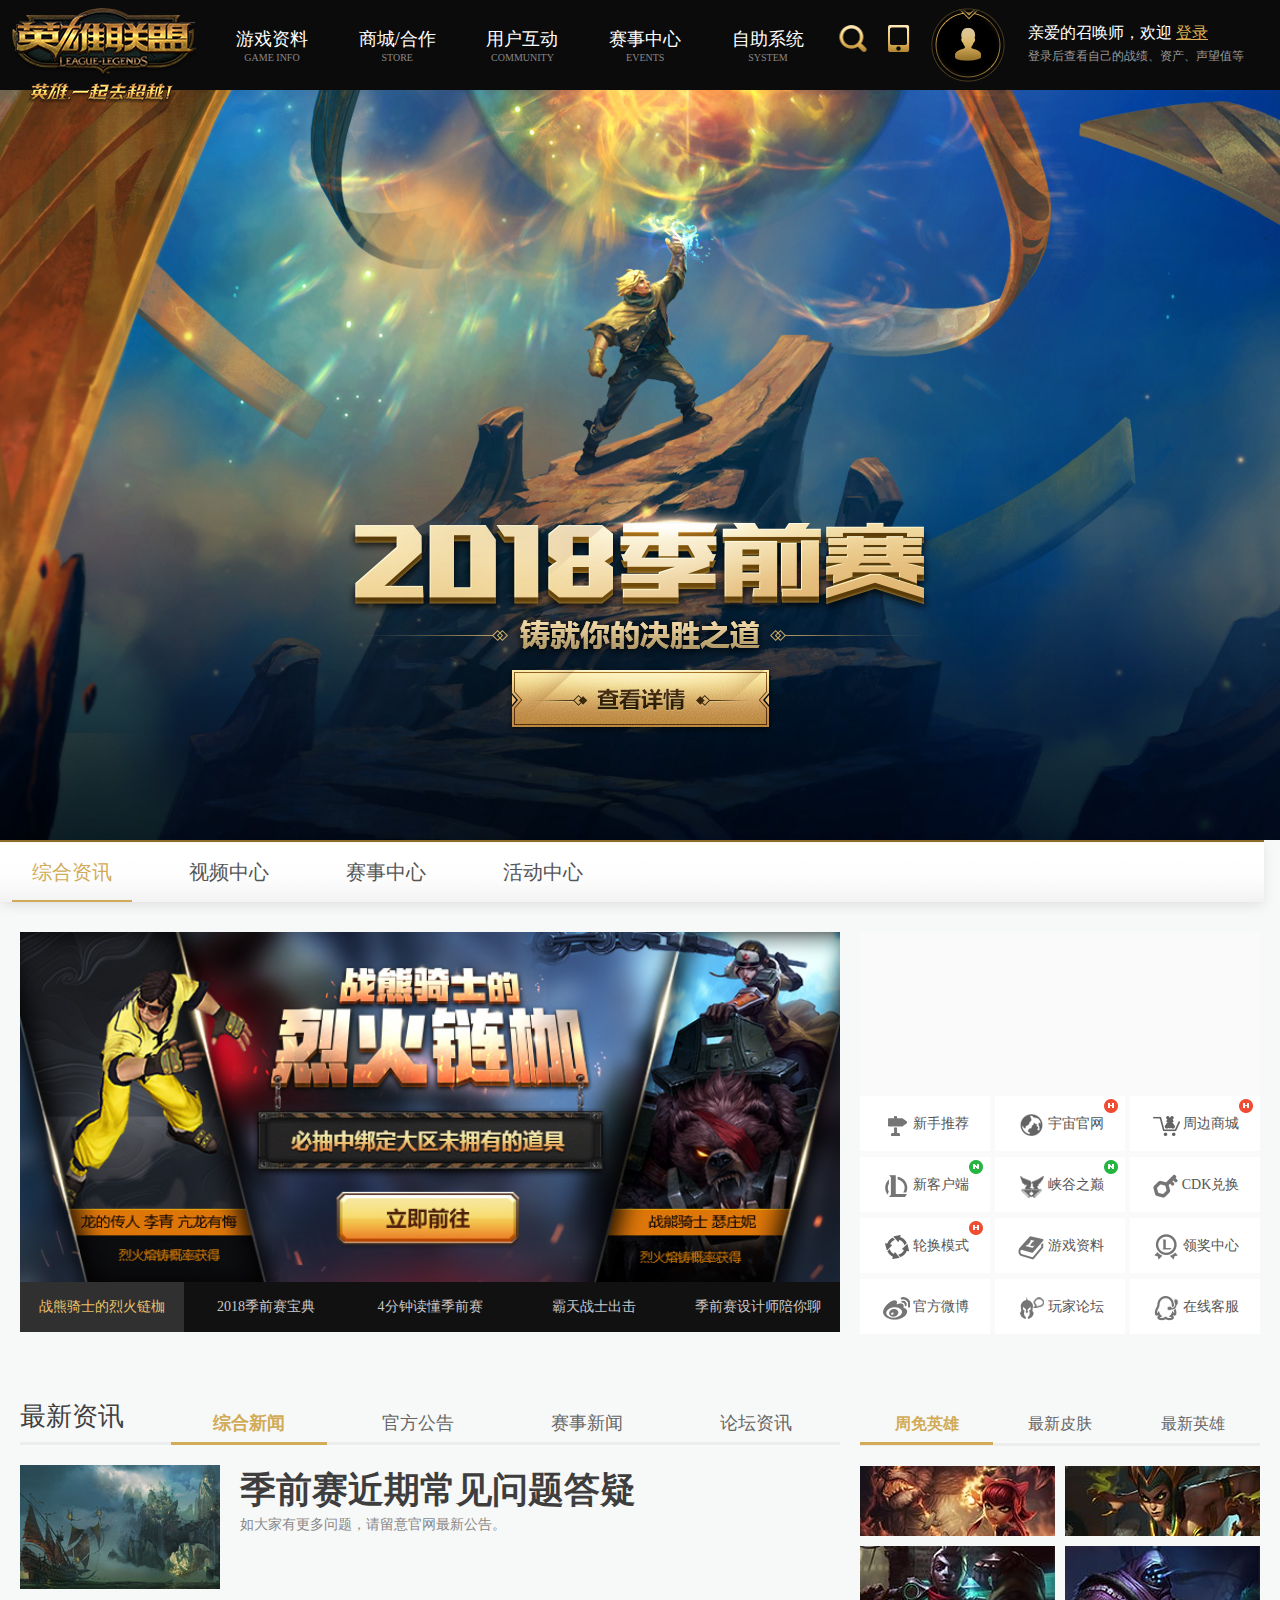
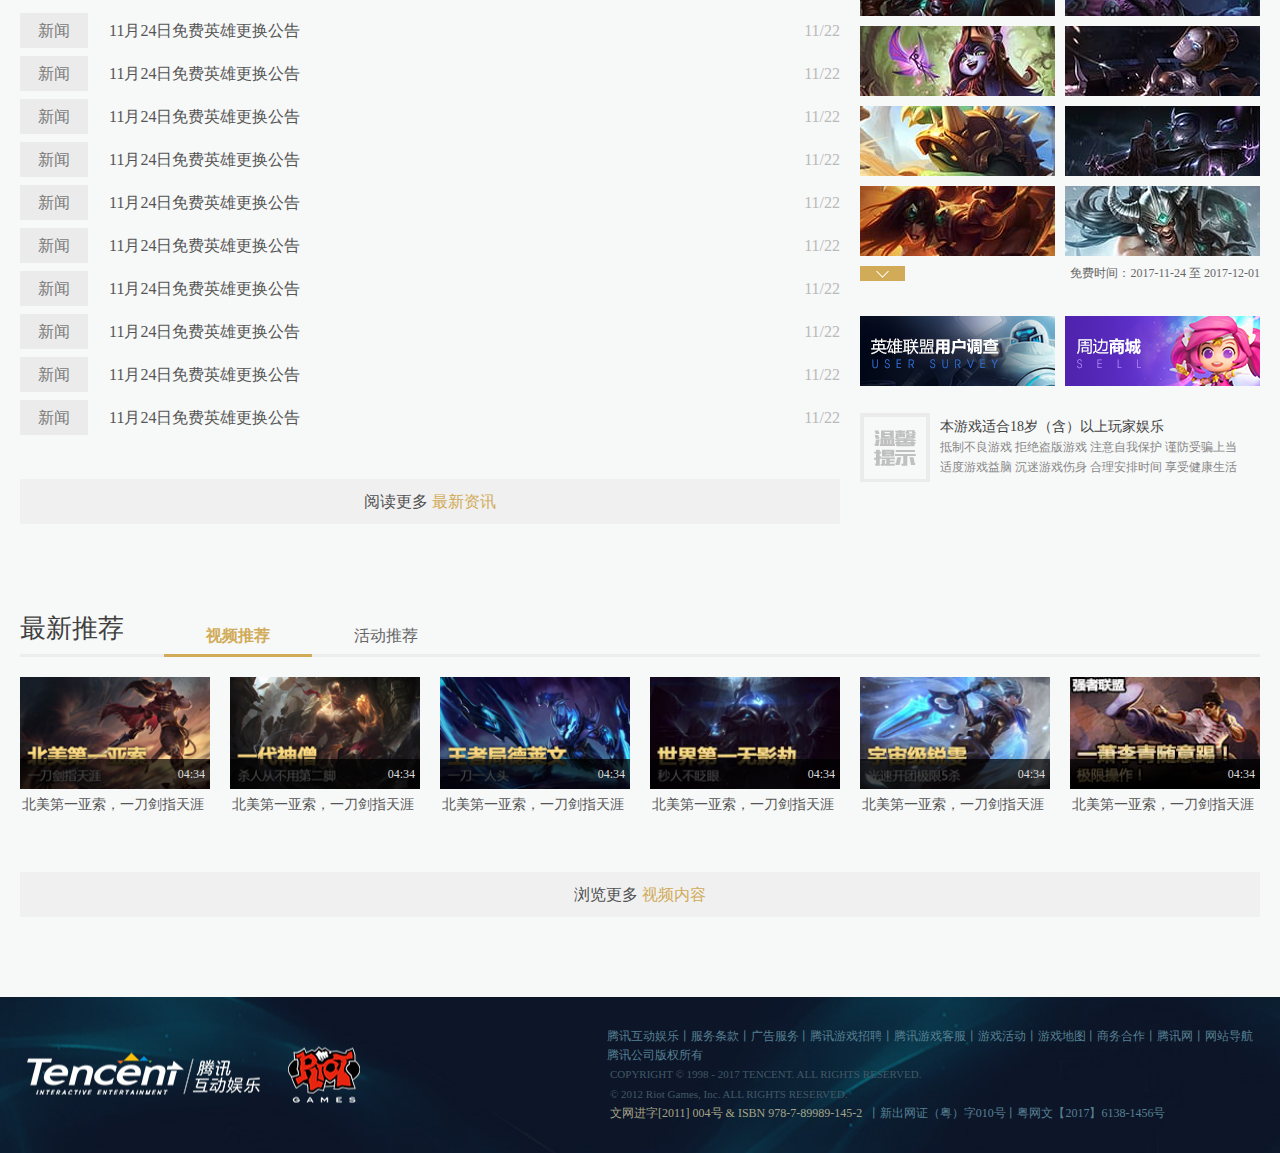
<file: index.html>
<!DOCTYPE html>
<html lang="en">

<head>
    <meta charset="UTF-8">
    <meta name="viewport" content="width=device-width, initial-scale=1.0">
    <meta http-equiv="X-UA-Compatible" content="ie=edge">
    <link rel="stylesheet" href="./css/index.css">
    <title>英雄联盟全新官方网站-腾讯游戏</title>
</head>
<body>
    <header>
        <div class="top">
            <div class="log"></div>
            <ul id="top-nav" class="nav">
                <li>
                    <a href="#">游戏资料
                        <span>GAME INFO</span>
                    </a>
                </li>
                <li>
                    <a href="#">商城/合作
                        <span>STORE</span>
                    </a>
                </li>
                <li>
                    <a href="#">用户互动
                        <span>COMMUNITY</span>
                    </a>
                </li>
                <li>
                    <a href="#">赛事中心
                        <span>EVENTS</span>
                    </a>
                </li>
                <li>
                    <a href="#">自助系统
                        <span>SYSTEM</span>
                    </a>
                </li>
            </ul>

            <ul class="sub-nav">

            </ul>
            <span class="icon search"></span>
            <a href="#" class="icon app" title="前往掌上英雄联盟官网"></a>
            <div id="login" class="login">
                <div class="avatar fixbox">
                    <span></span>
                    <img src="./images/default.png" alt="">
                </div>
                <p>亲爱的召唤师，欢迎
                    <em>登录</em>
                    <span>登录后查看自己的战绩、资产、声望值等</span>
                </p>
                <div id="down-login" class="down-login hide">
                    <p>登录并且绑定大区后才可查看您的具体信息哦~（包括战绩、资产、声望值等）</p>
                    <a href="#">进入个人中心</a>
                </div>
            </div>
        </div>
        <ul id="down-nav" class="down-nav hide">
            <li>
                <a href="#">新手指引</a>
                <a href="#">
                    <i class="icon icon-hot"></i>资料库</a>
                <a href="#">攻略中心</a>
                <a href="#">模式实验室</a>
                <a href="#">海克斯战利品库</a>
                <a href="#">屏保下载</a>
                <a href="#">
                    <i class="icon icon-new"></i>宇宙官网</a>
            </li>
            <li>
                <a href="#">点券充值</a>
                <a href="#">道聚城</a>
                <a href="#">
                    <i class="icon icon-hot"></i>周边商城</a>
                <a href="#">LOL桌游</a>
                <a href="#">LOL信用卡</a>
                <a href="#">网吧特权</a>
            </li>
            <li>
                <a href="#">在线客服</a>
                <a href="#">视频中心</a>
                <a href="#">官方论坛</a>
                <a href="#">官方微信</a>
                <a href="#">官方微博</a>
            </li>
            <li>
                <a href="#">
                    <i class="icon icon-new"></i>全球总决赛</a>
                <a href="#">
                    <i class="icon icon-hot"></i>LPL职业联赛</a>
                <a href="#">德玛西亚杯</a>
                <a href="#">城市争霸赛</a>
                <a href="#">高校联赛</a>
                <a href="#">LDL发展联赛</a>
                <a href="#">高校自发赛</a>
            </li>
            <li>
                <a href="#">点亮图标</a>
                <a href="#">
                    <i class="icon icon-hot"></i>封号查询</a>
                <a href="#">体验服申请</a>
                <a href="#">回放系统</a>
                <a href="#">服务器状态查询</a>
                <a href="#">裁决之镰</a>
                <a href="#">
                    <i class="icon icon-new"></i>峡谷之巅</a>
            </li>
        </ul>
    </header>
    <section>
        <div class="menu tab">
            <ul class="menu-title tab-header">
                <li class="cur">综合资讯</li>
                <li>视频中心</li>
                <li>赛事中心</li>
                <li>活动中心</li>
            </ul>
            <ul class="content-warp tab-container">
                <li class="about-content comprehensive active">
                    <div class="side-banner">
                        <div id="side-banner-img" class="side-banner-img">
                            <img src="./images/b_1.jpg" alt="">
                            <img src="./images/b_2.jpg" alt="">
                            <img src="./images/b_3.jpg" alt="">
                            <img src="./images/b_4.jpg" alt="">
                            <img src="./images/b_5.jpg" alt="">
                        </div>
                        <div id="side-banner-tab" class="side-banner-tab">
                            <span class="cur">战熊骑士的烈火链枷</span>
                            <span>2018季前赛宝典</span>
                            <span>4分钟读懂季前赛</span>
                            <span>霸天战士出击</span>
                            <span>季前赛设计师陪你聊</span>
                        </div>
                    </div>
                    <div class="side-nav">
                        <div class="down-game">
                            <a href="#">
                                <video class="side-down-video" autoplay="" loop="">
                                    <source src="http://ossweb-img.qq.com/images/lol/v2/down.mp4" type="video/mp4">
                                </video>
                            </a>
                        </div>
                        <ul class="side-menu">
                            <li>
                                <a href="#">
                                    <i class="icon icon-guide"></i>新手推荐</a>
                            </li>
                            <li>
                                <a href="#">
                                    <i class="icon icon-cosmos"></i>宇宙官网
                                    <span class="icon icon-hot"></span>
                                </a>
                            </li>
                            <li>
                                <a href="#">
                                    <i class="icon icon-mall"></i>周边商城
                                    <span class="icon icon-hot"></span>
                                </a>
                            </li>
                            <li>
                                <a href="#">
                                    <i class="icon icon-client"></i>新客户端
                                    <span class="icon icon-new"></span>
                                </a>
                            </li>
                            <li>
                                <a href="#">
                                    <i class="icon icon-canyon"></i>峡谷之巅
                                    <span class="icon icon-new"></span>
                                </a>
                            </li>
                            <li>
                                <a href="#">
                                    <i class="icon icon-CDK"></i>CDK兑换</a>
                            </li>
                            <li>
                                <a href="#">
                                    <i class="icon icon-model"></i>轮换模式
                                    <span class="icon icon-hot"></span>
                                </a>
                            </li>
                            <li>
                                <a href="#">
                                    <i class="icon icon-gameData"></i>游戏资料</a>
                            </li>
                            <li>
                                <a href="#">
                                    <i class="icon icon-prize"></i>领奖中心</a>
                            </li>
                            <li>
                                <a href="#">
                                    <i class="icon icon-microblog"></i>官方微博</a>
                            </li>
                            <li>
                                <a href="#">
                                    <i class="icon icon-forum"></i>玩家论坛</a>
                            </li>
                            <li>
                                <a href="#">
                                    <i class="icon icon-server"></i>在线客服</a>
                            </li>
                        </ul>
                    </div>
                </li>
                <li class="about-content video-center">2</li>
                <li class="about-content game-center">3</li>
                <li class="about-content activity-center">4</li>
            </ul>
        </div>
    </section>
    <section id="information">
        <div class="news tab">
            <div class="public-heading">
                <h1 class="public-title">最新资讯</h1>
                <ul class="news-tab tab-header">
                    <li class="cur">综合新闻</li>
                    <li>官方公告</li>
                    <li>赛事新闻</li>
                    <li>论坛资讯</li>
                </ul>
            </div>
            <ul class="news-content tab-container">
                <li class="active">
                    <ul class="synthesize">
                        <li>
                            <a href="#">
                                <img src="./images/pic-news7.jpg" alt="">
                                <h2>季前赛近期常见问题答疑</h2>
                                <p>如大家有更多问题，请留意官网最新公告。</p>
                            </a>
                        </li>
                        <li>
                            <a href="#">
                                <span>新闻</span>
                                <p>11月24日免费英雄更换公告</p>
                                <i>11/22</i>
                            </a>
                        </li>
                        <li>
                            <a href="#">
                                <span>新闻</span>
                                <p>11月24日免费英雄更换公告</p>
                                <i>11/22</i>
                            </a>
                        </li>
                        <li>
                            <a href="#">
                                <span>新闻</span>
                                <p>11月24日免费英雄更换公告</p>
                                <i>11/22</i>
                            </a>
                        </li>
                        <li>
                            <a href="#">
                                <span>新闻</span>
                                <p>11月24日免费英雄更换公告</p>
                                <i>11/22</i>
                            </a>
                        </li>
                        <li>
                            <a href="#">
                                <span>新闻</span>
                                <p>11月24日免费英雄更换公告</p>
                                <i>11/22</i>
                            </a>
                        </li>
                        <li>
                            <a href="#">
                                <span>新闻</span>
                                <p>11月24日免费英雄更换公告</p>
                                <i>11/22</i>
                            </a>
                        </li>
                        <li>
                            <a href="#">
                                <span>新闻</span>
                                <p>11月24日免费英雄更换公告</p>
                                <i>11/22</i>
                            </a>
                        </li>
                        <li>
                            <a href="#">
                                <span>新闻</span>
                                <p>11月24日免费英雄更换公告</p>
                                <i>11/22</i>
                            </a>
                        </li>
                        <li>
                            <a href="#">
                                <span>新闻</span>
                                <p>11月24日免费英雄更换公告</p>
                                <i>11/22</i>
                            </a>
                        </li>
                        <li>
                            <a href="#">
                                <span>新闻</span>
                                <p>11月24日免费英雄更换公告</p>
                                <i>11/22</i>
                            </a>
                        </li>
                        <a class="more">阅读更多
                            <span>最新资讯</span>
                        </a>
                    </ul>
                </li>
                <li>
                    <ul class="synthesize">
                        <li>
                            <a href="#">
                                <img src="./images/pic-news7.jpg" alt="">
                                <h2>官方最新公告</h2>
                                <p>如大家有更多问题，请留意官网最新公告。</p>
                            </a>
                        </li>
                        <li>
                            <a href="#">
                                <span>公告</span>
                                <p>11月27日停机维护补偿奖励领取详细</p>
                                <i>11/26</i>
                            </a>
                        </li>
                        <li>
                            <a href="#">
                                <span>公告</span>
                                <p>11月27日停机维护补偿奖励领取详细</p>
                                <i>11/26</i>
                            </a>
                        </li>
                        <li>
                            <a href="#">
                                <span>公告</span>
                                <p>11月27日停机维护补偿奖励领取详细</p>
                                <i>11/26</i>
                            </a>
                        </li>
                        <li>
                            <a href="#">
                                <span>公告</span>
                                <p>11月27日停机维护补偿奖励领取详细</p>
                                <i>11/26</i>
                            </a>
                        </li>
                        <li>
                            <a href="#">
                                <span>公告</span>
                                <p>11月27日停机维护补偿奖励领取详细</p>
                                <i>11/26</i>
                            </a>
                        </li>
                        <li>
                            <a href="#">
                                <span>公告</span>
                                <p>11月27日停机维护补偿奖励领取详细</p>
                                <i>11/26</i>
                            </a>
                        </li>
                        <li>
                            <a href="#">
                                <span>公告</span>
                                <p>11月27日停机维护补偿奖励领取详细</p>
                                <i>11/26</i>
                            </a>
                        </li>
                        <li>
                            <a href="#">
                                <span>公告</span>
                                <p>11月27日停机维护补偿奖励领取详细</p>
                                <i>11/26</i>
                            </a>
                        </li>
                        <li>
                            <a href="#">
                                <span>公告</span>
                                <p>11月27日停机维护补偿奖励领取详细</p>
                                <i>11/26</i>
                            </a>
                        </li>
                        <li>
                            <a href="#">
                                <span>公告</span>
                                <p>11月27日停机维护补偿奖励领取详细</p>
                                <i>11/26</i>
                            </a>
                        </li>
                        <a class="more">阅读更多
                            <span>最新资讯</span>
                        </a>
                    </ul>
                </li>
                <li>
                    <ul class="synthesize">
                        <li>
                            <a href="#">
                                <img src="./images/pic-news7.jpg" alt="">
                                <h2>宿命对决 WE交锋IG点燃LPL五周年</h2>
                            </a>
                        </li>
                        <li>
                            <a href="#">
                                <span>赛事</span>
                                <p>新军RW豪取八连胜 谁能阻挡侠盗勇士</p>
                                <i>03/30</i>
                            </a>
                        </li>
                        <li>
                            <a href="#">
                                <span>赛事</span>
                                <p>新军RW豪取八连胜 谁能阻挡侠盗勇士</p>
                                <i>03/30</i>
                            </a>
                        </li>
                        <li>
                            <a href="#">
                                <span>赛事</span>
                                <p>新军RW豪取八连胜 谁能阻挡侠盗勇士</p>
                                <i>03/30</i>
                            </a>
                        </li>
                        <li>
                            <a href="#">
                                <span>赛事</span>
                                <p>新军RW豪取八连胜 谁能阻挡侠盗勇士</p>
                                <i>03/30</i>
                            </a>
                        </li>
                        <li>
                            <a href="#">
                                <span>赛事</span>
                                <p>新军RW豪取八连胜 谁能阻挡侠盗勇士</p>
                                <i>03/30</i>
                            </a>
                        </li>
                        <li>
                            <a href="#">
                                <span>赛事</span>
                                <p>新军RW豪取八连胜 谁能阻挡侠盗勇士</p>
                                <i>03/30</i>
                            </a>
                        </li>
                        <li>
                            <a href="#">
                                <span>赛事</span>
                                <p>新军RW豪取八连胜 谁能阻挡侠盗勇士</p>
                                <i>03/30</i>
                            </a>
                        </li>
                        <li>
                            <a href="#">
                                <span>赛事</span>
                                <p>新军RW豪取八连胜 谁能阻挡侠盗勇士</p>
                                <i>03/30</i>
                            </a>
                        </li>
                        <li>
                            <a href="#">
                                <span>赛事</span>
                                <p>新军RW豪取八连胜 谁能阻挡侠盗勇士</p>
                                <i>03/30</i>
                            </a>
                        </li>
                        <li>
                            <a href="#">
                                <span>赛事</span>
                                <p>新军RW豪取八连胜 谁能阻挡侠盗勇士</p>
                                <i>03/30</i>
                            </a>
                        </li>
                        <a class="more">阅读更多
                            <span>最新资讯</span>
                        </a>
                    </ul>
                </li>
                <li>
                    <ul class="synthesize">
                        <li>
                            <a href="#">
                                <img src="./images/pic-news7.jpg" alt="">
                                <h2>冠军杯赛新消息和符石</h2>
                                <p>本周的话题是关于符石碎片、冠军杯赛以及轮换游戏模式的。</p>
                            </a>
                        </li>
                        <li>
                            <a href="#">
                                <span>论坛</span>
                                <p>[讨论] LOL短视频团强力招募啦！</p>
                                <i>03/16</i>
                            </a>
                        </li>
                        <li>
                            <a href="#">
                                <span>论坛</span>
                                <p>[讨论] LOL短视频团强力招募啦！</p>
                                <i>03/16</i>
                            </a>
                        </li>
                        <li>
                            <a href="#">
                                <span>论坛</span>
                                <p>[讨论] LOL短视频团强力招募啦！</p>
                                <i>03/16</i>
                            </a>
                        </li>
                        <li>
                            <a href="#">
                                <span>论坛</span>
                                <p>[讨论] LOL短视频团强力招募啦！</p>
                                <i>03/16</i>
                            </a>
                        </li>
                        <li>
                            <a href="#">
                                <span>论坛</span>
                                <p>[讨论] LOL短视频团强力招募啦！</p>
                                <i>03/16</i>
                            </a>
                        </li>
                        <li>
                            <a href="#">
                                <span>论坛</span>
                                <p>[讨论] LOL短视频团强力招募啦！</p>
                                <i>03/16</i>
                            </a>
                        </li>
                        <li>
                            <a href="#">
                                <span>论坛</span>
                                <p>[讨论] LOL短视频团强力招募啦！</p>
                                <i>03/16</i>
                            </a>
                        </li>
                        <li>
                            <a href="#">
                                <span>论坛</span>
                                <p>[讨论] LOL短视频团强力招募啦！</p>
                                <i>03/16</i>
                            </a>
                        </li>
                        <li>
                            <a href="#">
                                <span>论坛</span>
                                <p>[讨论] LOL短视频团强力招募啦！</p>
                                <i>03/16</i>
                            </a>
                        </li>
                        <li>
                            <a href="#">
                                <span>论坛</span>
                                <p>[讨论] LOL短视频团强力招募啦！</p>
                                <i>03/16</i>
                            </a>
                        </li>
                        <a class="more">阅读更多
                            <span>最新资讯</span>
                        </a>
                    </ul>
                </li>
            </ul>
        </div>
        <div class="hero tab">
            <ul class="hero-title tab-header">
                <li class="cur">周免英雄</li>
                <li>最新皮肤</li>
                <li>最新英雄</li>
            </ul>
            <ul class="hero-content tab-container">
                <li class="free active">
                    <div class="free-list">
                        <a href="#">
                            <img src="./images/Annie.jpg" alt="">
                            <span>
                                <em>黑暗之女</em>
                            </span>
                        </a>
                        <a href="#">
                            <img src="./images/Cassiopeia.jpg" alt="">
                            <span>
                                <em>魔蛇之拥</em>
                            </span>
                        </a>
                        <a href="#">
                            <img src="./images/Ekko.jpg" alt="">
                            <span>
                                <em>时间刺客</em>
                            </span>
                        </a>
                        <a href="#">
                            <img src="./images/Jax.jpg" alt="">
                            <span>
                                <em>武器大师</em>
                            </span>
                        </a>
                        <a href="#">
                            <img src="./images/Lulu.jpg" alt="">
                            <span>
                                <em>仙灵女巫</em>
                            </span>
                        </a>
                        <a href="#">
                            <img src="./images/Orianna.jpg" alt="">
                            <span>
                                <em>发条魔灵</em>
                            </span>
                        </a>
                        <a href="#">
                            <img src="./images/Rammus.jpg" alt="">
                            <span>
                                <em>披甲龙龟</em>
                            </span>
                        </a>
                        <a href="#">
                            <img src="./images/Shen.jpg" alt="">
                            <span>
                                <em>暮光之眼</em>
                            </span>
                        </a>
                        <a href="#">
                            <img src="./images/Sivir.jpg" alt="">
                            <span>
                                <em>战争女神</em>
                            </span>
                        </a>
                        <a href="#">
                            <img src="./images/Tryndamere.jpg" alt="">
                            <span>
                                <em>蛮族之王</em>
                            </span>
                        </a>
                        <a href="#">
                            <img src="./images/Vayne.jpg" alt="">
                            <span>
                                <em>暗夜猎手</em>
                            </span>
                        </a>
                        <a href="#">
                            <img src="./images/Zed.jpg" alt="">
                            <span>
                                <em>影流之主</em>
                            </span>
                        </a>
                        <a href="#">
                            <img src="./images/Zilean.jpg" alt="">
                            <span>
                                <em>时光守护者</em>
                            </span>
                        </a>
                        <a href="#">
                            <img src="./images/Rumble.jpg" alt="">
                            <span>
                                <em>机械公敌</em>
                            </span>
                        </a>
                    </div>
                    <p class="hero-time">
                        <i class="">
                            <em class="icon icon-pulldown"></em>
                        </i>
                        <span>免费时间：2017-11-24 至 2017-12-01</span>
                    </p>
                </li>
                <li class="free">
                    <div class="free-list">
                        <a href="#">
                            <img src="./images/Sivir.jpg" alt="">
                            <span>
                                <em>战争女神</em>
                            </span>
                        </a>
                        <a href="#">
                            <img src="./images/Tryndamere.jpg" alt="">
                            <span>
                                <em>蛮族之王</em>
                            </span>
                        </a>
                        <a href="#">
                            <img src="./images/Vayne.jpg" alt="">
                            <span>
                                <em>暗夜猎手</em>
                            </span>
                        </a>
                        <a href="#">
                            <img src="./images/Zed.jpg" alt="">
                            <span>
                                <em>影流之主</em>
                            </span>
                        </a>
                        <a href="#">
                            <img src="./images/Zilean.jpg" alt="">
                            <span>
                                <em>时光守护者</em>
                            </span>
                        </a>
                        <a href="#">
                            <img src="./images/Rumble.jpg" alt="">
                            <span>
                                <em>机械公敌</em>
                            </span>
                        </a>
                        <a href="#">
                            <img src="./images/Annie.jpg" alt="">
                            <span>
                                <em>黑暗之女</em>
                            </span>
                        </a>
                        <a href="#">
                            <img src="./images/Cassiopeia.jpg" alt="">
                            <span>
                                <em>魔蛇之拥</em>
                            </span>
                        </a>
                        <a href="#">
                            <img src="./images/Ekko.jpg" alt="">
                            <span>
                                <em>时间刺客</em>
                            </span>
                        </a>
                        <a href="#">
                            <img src="./images/Jax.jpg" alt="">
                            <span>
                                <em>武器大师</em>
                            </span>
                        </a>
                        <a href="#">
                            <img src="./images/Lulu.jpg" alt="">
                            <span>
                                <em>仙灵女巫</em>
                            </span>
                        </a>
                    </div>
                </li>
                <li class="free">
                    <div class="free-list">
                        <a href="#">
                            <img src="./images/Lulu.jpg" alt="">
                            <span>
                                <em>仙灵女巫</em>
                            </span>
                        </a>
                        <a href="#">
                            <img src="./images/Orianna.jpg" alt="">
                            <span>
                                <em>发条魔灵</em>
                            </span>
                        </a>
                        <a href="#">
                            <img src="./images/Rammus.jpg" alt="">
                            <span>
                                <em>披甲龙龟</em>
                            </span>
                        </a>
                        <a href="#">
                            <img src="./images/Shen.jpg" alt="">
                            <span>
                                <em>暮光之眼</em>
                            </span>
                        </a>
                        <a href="#">
                            <img src="./images/Sivir.jpg" alt="">
                            <span>
                                <em>战争女神</em>
                            </span>
                        </a>
                        <a href="#">
                            <img src="./images/Tryndamere.jpg" alt="">
                            <span>
                                <em>蛮族之王</em>
                            </span>
                        </a>
                        <a href="#">
                            <img src="./images/Vayne.jpg" alt="">
                            <span>
                                <em>暗夜猎手</em>
                            </span>
                        </a>
                        <a href="#">
                            <img src="./images/Zed.jpg" alt="">
                            <span>
                                <em>影流之主</em>
                            </span>
                        </a>
                        <a href="#">
                            <img src="./images/Zilean.jpg" alt="">
                            <span>
                                <em>时光守护者</em>
                            </span>
                        </a>
                        <a href="#">
                            <img src="./images/Rumble.jpg" alt="">
                            <span>
                                <em>机械公敌</em>
                            </span>
                        </a>
                    </div>
                </li>
            </ul>
            <div class="server">
                <a href="#">
                    <img src="./images/pic-go-qt.jpg" alt="">
                </a>
                <a href="#">
                    <img src="./images/pic-go-mall.jpg" alt="">
                </a>
            </div>
            <div class="tips">
                <i class="icon icon-tips"></i>
                <h4>本游戏适合18岁（含）以上玩家娱乐</h4>
                <span>抵制不良游戏 拒绝盗版游戏 注意自我保护 谨防受骗上当
                    <br> 适度游戏益脑 沉迷游戏伤身 合理安排时间 享受健康生活</span>
            </div>
        </div>
    </section>
    <section id="commend" class="tab">
        <div class="public-heading">
            <h1 class="public-title">最新推荐</h1>
            <ul class="commend-tab tab-header">
                <li class="cur">视频推荐</li>
                <li>活动推荐</li>
            </ul>
        </div>
        <ul class="tab-container">
            <li class="active">
                <ul class="video-commend">
                    <li>
                        <img src="./images/1.jpg" alt="北美第一亚索，一刀剑指天涯">
                        <span>04:34</span>
                        <p>北美第一亚索，一刀剑指天涯</p>
                        <div class="video-play">
                            <img src="./images/bg-icon-v.png" alt="">
                        </div>
                    </li>
                    <li>
                        <img src="./images/2.jpg" alt="北美第一亚索，一刀剑指天涯">
                        <span>04:34</span>
                        <p>北美第一亚索，一刀剑指天涯</p>
                        <div class="video-play">
                            <img src="./images/bg-icon-v.png" alt="">
                        </div>
                    </li>
                    <li>
                        <img src="./images/3.jpg" alt="北美第一亚索，一刀剑指天涯">
                        <span>04:34</span>
                        <p>北美第一亚索，一刀剑指天涯</p>
                        <div class="video-play">
                            <img src="./images/bg-icon-v.png" alt="">
                        </div>
                    </li>
                    <li>
                        <img src="./images/4.jpg" alt="北美第一亚索，一刀剑指天涯">
                        <span>04:34</span>
                        <p>北美第一亚索，一刀剑指天涯</p>
                        <div class="video-play">
                            <img src="./images/bg-icon-v.png" alt="">
                        </div>
                    </li>
                    <li>
                        <img src="./images/5.jpg" alt="北美第一亚索，一刀剑指天涯">
                        <span>04:34</span>
                        <p>北美第一亚索，一刀剑指天涯</p>
                        <div class="video-play">
                            <img src="./images/bg-icon-v.png" alt="">
                        </div>
                    </li>
                    <li>
                        <img src="./images/6.jpg" alt="北美第一亚索，一刀剑指天涯">
                        <span>04:34</span>
                        <p>北美第一亚索，一刀剑指天涯</p>
                        <div class="video-play">
                            <img src="./images/bg-icon-v.png" alt="">
                        </div>
                    </li>
                </ul>
            </li>
            <li>
                <ul class="video-commend">
                    <li>
                        <img src="./images/5.jpg" alt="北美第一亚索，一刀剑指天涯">
                        <span>04:34</span>
                        <p>北美第一亚索，一刀剑指天涯</p>
                        <div class="video-play">
                            <img src="./images/bg-icon-v.png" alt="">
                        </div>
                    </li>
                    <li>
                        <img src="./images/6.jpg" alt="北美第一亚索，一刀剑指天涯">
                        <span>04:34</span>
                        <p>北美第一亚索，一刀剑指天涯</p>
                        <div class="video-play">
                            <img src="./images/bg-icon-v.png" alt="">
                        </div>
                    </li>
                    <li>
                        <img src="./images/1.jpg" alt="北美第一亚索，一刀剑指天涯">
                        <span>04:34</span>
                        <p>北美第一亚索，一刀剑指天涯</p>
                        <div class="video-play">
                            <img src="./images/bg-icon-v.png" alt="">
                        </div>
                    </li>
                    <li>
                        <img src="./images/2.jpg" alt="北美第一亚索，一刀剑指天涯">
                        <span>04:34</span>
                        <p>北美第一亚索，一刀剑指天涯</p>
                        <div class="video-play">
                            <img src="./images/bg-icon-v.png" alt="">
                        </div>
                    </li>
                    <li>
                        <img src="./images/3.jpg" alt="北美第一亚索，一刀剑指天涯">
                        <span>04:34</span>
                        <p>北美第一亚索，一刀剑指天涯</p>
                        <div class="video-play">
                            <img src="./images/bg-icon-v.png" alt="">
                        </div>
                    </li>
                    <li>
                        <img src="./images/4.jpg" alt="北美第一亚索，一刀剑指天涯">
                        <span>04:34</span>
                        <p>北美第一亚索，一刀剑指天涯</p>
                        <div class="video-play">
                            <img src="./images/bg-icon-v.png" alt="">
                        </div>
                    </li>
                </ul>
            </li>
        </ul>
        <a class="more">浏览更多
            <span>视频内容</span>
        </a>
    </section>
    <footer>
        <ul class="footer-inner">
            <li>
                <a href="#">腾讯互动娱乐</a>
                <a href="#">服务条款</a>
                <a href="#">广告服务</a>
                <a href="#">腾讯游戏招聘</a>
                <a href="#">腾讯游戏客服</a>
                <a href="#">游戏活动</a>
                <a href="#">游戏地图</a>
                <a href="#">商务合作</a>
                <a href="#">腾讯网</a>
                <a href="#">网站导航</a>
            </li>
            <li>
                <a href="#">腾讯公司版权所有</a>
            </li>
            <li>COPYRIGHT © 1998 - 2017 TENCENT. ALL RIGHTS RESERVED.</li>
            <li>© 2012 Riot Games, Inc. ALL RIGHTS RESERVED.</li>
            <li>
                <span>文网进字[2011] 004号 & ISBN 978-7-89989-145-2</span>
                <a>&nbsp;&nbsp;</a>
                <a href="#">新出网证（粤）字010号</a>
                <a href="">粤网文【2017】6138-1456号</a>
            </li>
        </ul>
    </footer>
    <script>
    
    </script>
    <script src="./js/Tab.js"></script>
    <script src="//code.jquery.com/jquery-1.9.1.min.js"></script>
    <script src="./js/index.js"></script>
    <script>
        // tab切换
        // $('.menu-title li').on('click',function(){
        //     var $cur = $(this);
        //     var idx = $cur.index();
        //     $cur.siblings().removeClass('cur');
        //     $cur.addClass('cur');

        //     $cur.parents('.menu').find('.about-content').removeClass('active');
        //     $cur.parents('.menu').find('.about-content').eq(idx).addClass('active');
        // })


        // 轮播
        var $imgCt = $('#side-banner-img');
        var $imgs = $('#side-banner-img img');
        var pageIndex = 0;
        var isAnimate = false;
        var $bullets = $('#side-banner-tab span');
        var imgCount = $imgs.length;
        var imgWidth = $imgs.width();
        $imgCt.append($imgs.first().clone())
        $imgCt.prepend($imgs.last().clone())

        $imgCt.width((imgCount+2) * imgWidth);
        $imgCt.css({left: -imgWidth})

        $bullets.click(function(){
            var index = $(this).index()
            if(index > pageIndex){
                playNext(index - pageIndex)
            }else if(index < pageIndex){
                playPre(pageIndex - index)
            }
        })

        function playNext(len){
            if(isAnimate){
                return
            }
            isAnimate = true;
            $imgCt.animate({
                left: '-=' + len * imgWidth
            },function(){
                pageIndex += len;
                if(pageIndex===imgCount){
                    pageIndex=0;
                    $imgCt.css({left: -imgWidth})
                }
                setBullet()
                isAnimate = false;
            })
        }
        function playPre(len){
            if(isAnimate){return}
            $imgCt.animate({
                left: '+=' + len * imgWidth
            },function(){
                pageIndex -= len;
                if(pageIndex<0){
                    pageIndex=imgCount - 1;
                    $imgCt.css({left: -imgCount * imgWidth})
                }
                setBullet()
                isAnimate = false;
            })
        }
        function setBullet(){
            $bullets.removeClass('cur').eq(pageIndex).addClass('cur')
        }

        // setInterval(function(){playNext(1)},3000)
        var timer;
        function autoplay(){
            timer = setInterval(function(){
                playNext(1)
            },2000)
        }
        autoplay()
        $imgCt.on('mouseenter',function(){
            clearInterval(timer)
        }).on('mouseleave',function(){
            autoplay()
        })
        $bullets.on('mouseenter',function(){
            clearInterval(timer)
        }).on('mouseleave',function(){
            autoplay()
        })
    </script>
</body>

</html>
</file>
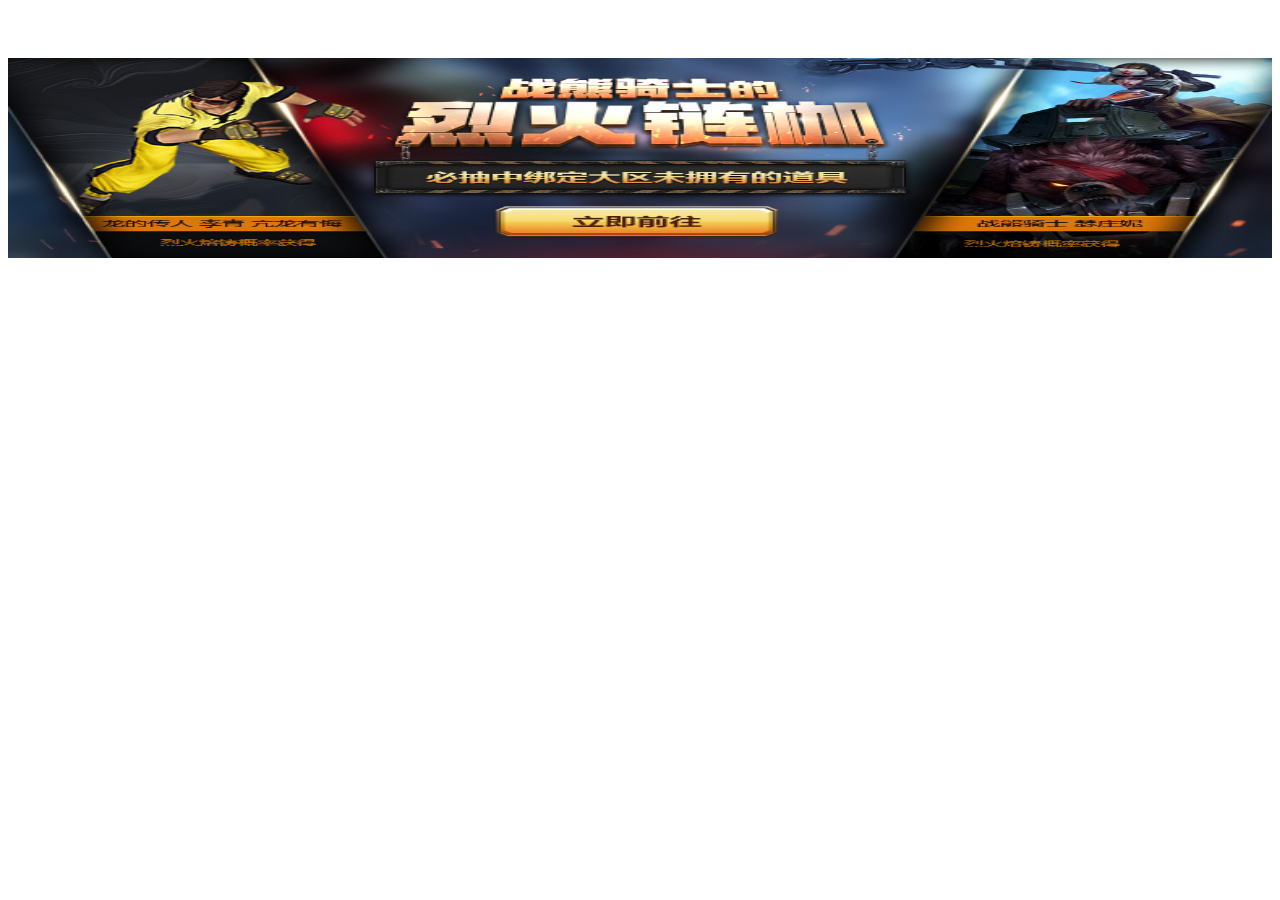
<file: 1.html>
<!DOCTYPE html>
<html lang="en">
<head>
    <meta charset="UTF-8">
    <meta name="viewport" content="width=device-width, initial-scale=1.0">
    <meta http-equiv="X-UA-Compatible" content="ie=edge">
    <title>Document</title>
<style>
    .img{
        height: 200px;
        background: url(./images/b_1.jpg) no-repeat center;
        transition: all .8s ease;
        background-size:100% 200px;
    }
    .img.c{
        height: 300px;
        
    }
</style>
</head>
<body>
    <div class="img c">

    </div>
</body>
</html>
</file>
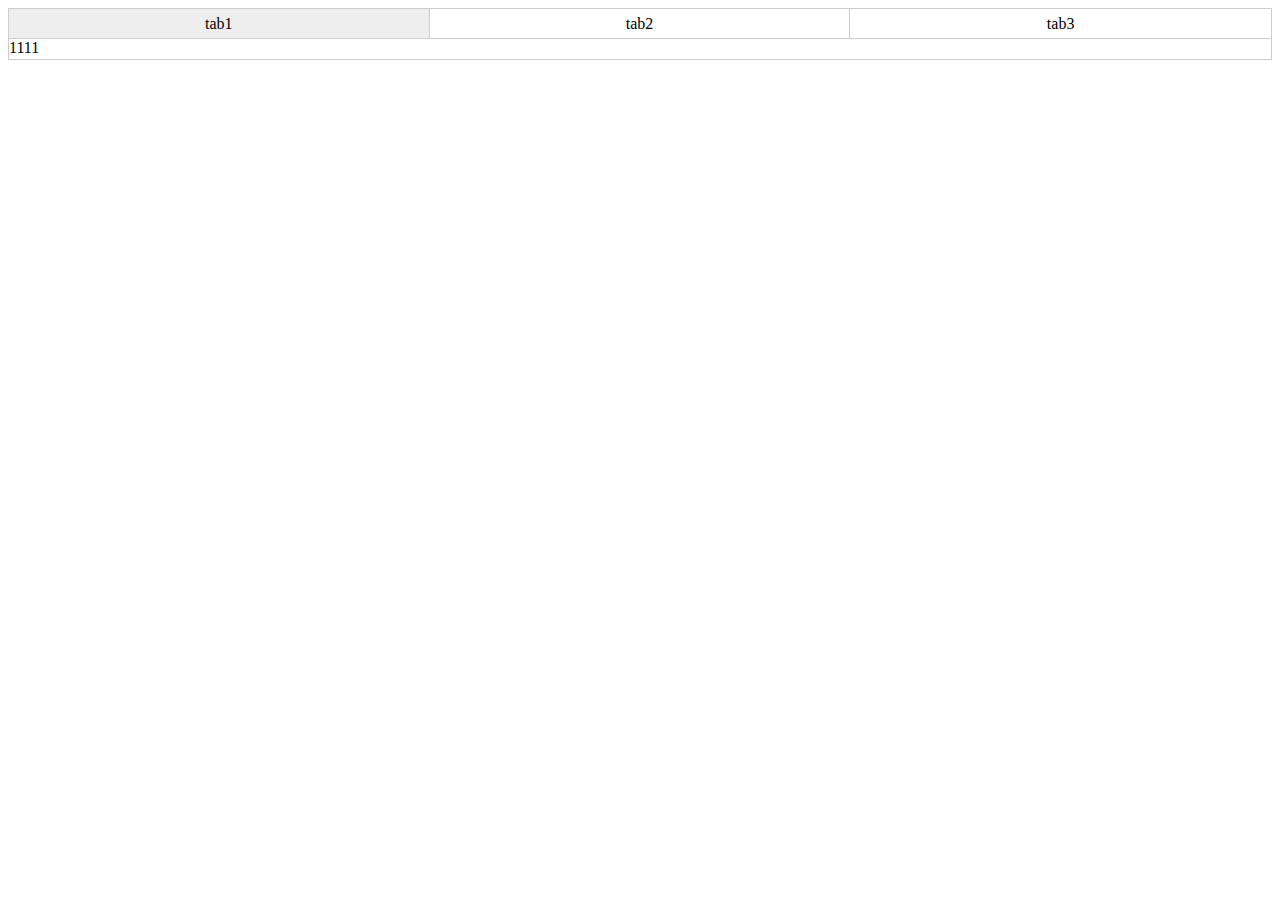
<file: tab切换.html>
<!DOCTYPE html>
<html lang="en">
<head>
    <meta charset="UTF-8">
    <meta name="viewport" content="width=device-width, initial-scale=1.0">
    <meta http-equiv="X-UA-Compatible" content="ie=edge">
    <title>Document</title>
    <style>
     .mod-tab{
         border: 1px solid #ccc;
     }
     .mod-tab *{
         box-sizing: border-box;
     }
     .mod-tab ul,
     .mod-tab li{
         margin: 0;
         padding: 0;
         list-style: none;
     }
     .mod-tab .tabs:after{
         content: "";
         height: 0;
         display: table;
         clear: both;
     }
     .mod-tab .tabs li{
         float: left;
         width: 33.333%;
         height: 30px;
         line-height: 30px;
         text-align: center;
         border-right: 1px solid #ccc;
         border-bottom: 1px solid #ccc;
         cursor: pointer;
     }
     .mod-tab .tabs li:last-child{
         border-right: none;
     }
     .mod-tab .tabs .active{
         background: #eee;
     }
     .content li{
         display: none;
         height: 180px;
         height: 20px;
     }
     .content li.active{
         display: block;
     }
    </style>
</head>
<body>
<div class="mod-tab">
    <ul class="tabs">
        <li class="active">tab1</li>
        <li>tab2</li>
        <li>tab3</li>
    </ul>
    <ul class="content">
        <li class="active">1111</li>
        <li>2222</li>
        <li>3333</li>
    </ul>
    
</div>
    <script src="//code.jquery.com/jquery-1.9.1.min.js"></script>
    <script>
        $('.tabs li').on('click',function(){
            var $cur = $(this);
            var idx = $cur.index();
            $cur.siblings().removeClass('active');
            $cur.addClass('active');

            $cur.parents('.mod-tab').find('.content>li').removeClass('active');
            $cur.parents('.mod-tab').find('.content>li').eq(idx).addClass('active');
        })
    </script>
</body>
</html>
</file>
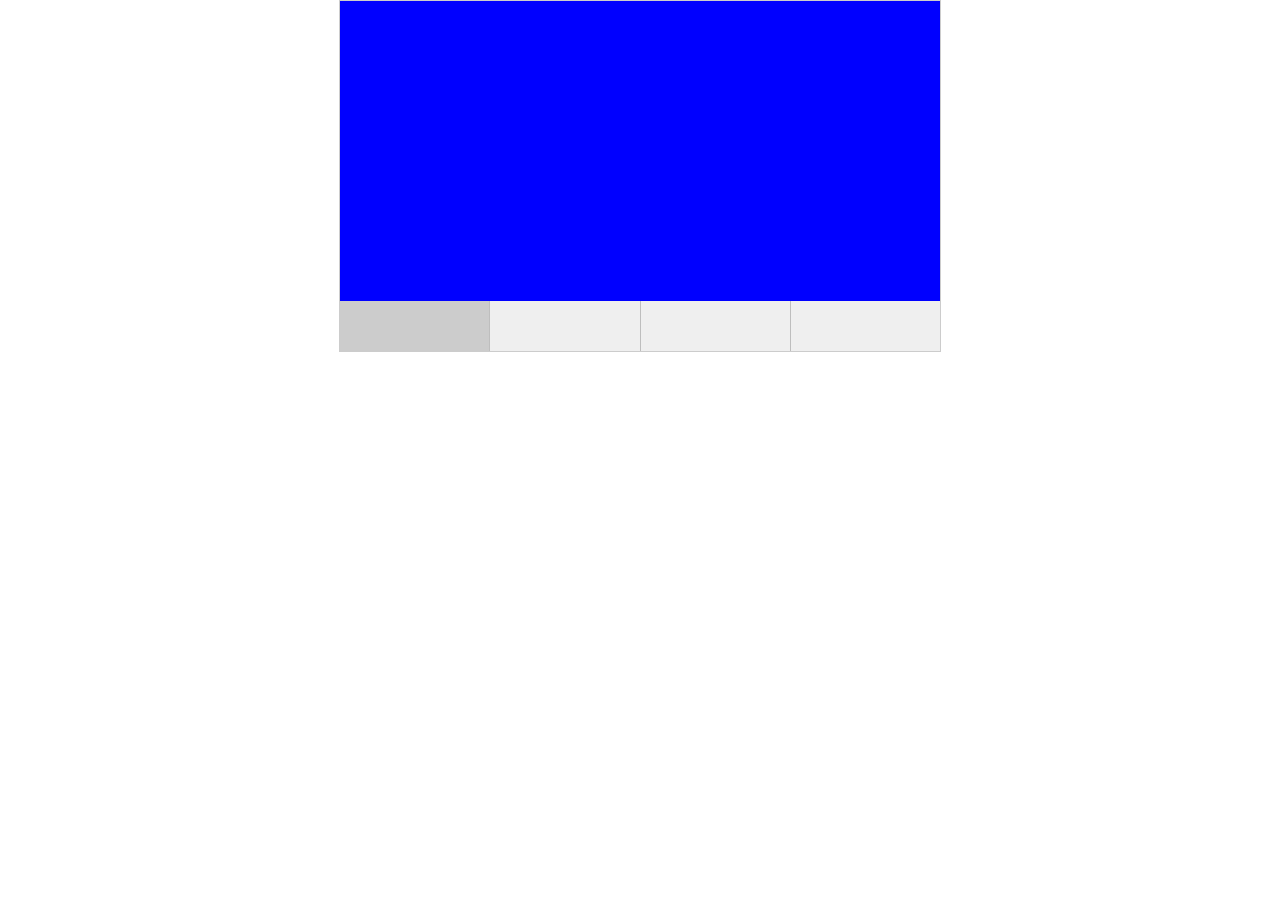
<file: 轮播.html>
<!DOCTYPE html>
<html lang="en">
<head>
    <meta charset="UTF-8">
    <meta name="viewport" content="width=device-width, initial-scale=1.0">
    <meta http-equiv="X-UA-Compatible" content="ie=edge">
    <title>Document</title>
    <style>
        *{
            padding: 0;
            margin: 0;
        }
        ul,li{
            list-style: none;
        }
        .carousel{
            width: 600px;
            overflow: hidden;
            border: 1px solid #ccc;
            margin: 0 auto;
            height: 350px;
            position: relative;
        }
        .img-ct{
            position: absolute;
            width: 2400px;
            height: 300px;
            border-bottom: 1px solid black;
        }
        .img-ct li{
            width: 600px;
            float: left;
            height: 300px;
        }
        .img-ct li:nth-child(1){
            background: red;
        }
        .img-ct li:nth-child(2){
            background: blue;
        }
        .img-ct li:nth-child(3){
            background: orange;
        }
        .img-ct li:nth-child(4){
            background: hotpink;
        }
        .bullet{
            height: 50px;
            width: 600px;
            background: #efefef;
            position: absolute;
            bottom: 0;
            display: flex;
            justify-content: space-between;
        }
        .bullet li{
            display: inline-block;
            width: 150px;
            height: 50px;
            border-right: 1px solid #bebebe;
            cursor: pointer;
        }
        .bullet li:last-child{
            border-right: none;
        }
        .bullet li.active{
            background: #ccc;
        }
    </style>
</head>
<body>
    <div class="carousel">
        <ul class="img-ct">
            <li></li>
            <li></li>
            <li></li>
            <li></li>
        </ul>
        <ul class="bullet">
            <li class="active"></li>
            <li></li>
            <li></li>
            <li></li>
        </ul>
    </div>
    <script src="http://code.jquery.com/jquery-1.9.1.min.js"></script>
    <script>
        var $imgCt = $('.carousel .img-ct');
        var $imgs = $('.carousel .img-ct li');

        var pageIndex = 0;
        var $bullets = $('.carousel .bullet li');
        var imgCount = $imgs.length;
        var imgWidth = $imgs.width();
        $imgCt.append($imgs.first().clone())
        $imgCt.prepend($imgs.last().clone())

        $imgCt.width((imgCount+2) * imgWidth);
        $imgCt.css({left: -imgWidth})

        $bullets.click(function(){
            var index = $(this).index()
            if(index > pageIndex){
                playNext(index - pageIndex)
            }else if(index < pageIndex){
                playPre(pageIndex - index)
            }
        })

        function playNext(len){
            console.log('playNext',len)
            $imgCt.animate({
                left: '-=' + len * imgWidth
            },function(){
                pageIndex += len;
                if(pageIndex===imgCount){
                    pageIndex=0;
                    $imgCt.css({left: -imgWidth})
                }
                console.log(pageIndex)
                setBullet()
            })
        }
        function playPre(len){
            console.log('playPre',len)
            $imgCt.animate({
                left: '+=' + len * imgWidth
            },function(){
                pageIndex -= len;
                if(pageIndex<0){
                    pageIndex=imgCount - 1;
                    $imgCt.css({left: -imgCount * imgWidth})
                }
                setBullet()
            })
        }
        function setBullet(){
            $bullets.removeClass('active').eq(pageIndex).addClass('active')
        }

        // 英雄池折叠
        var $heroPoolFold = $('#heroPoolFold')
    </script>
</body>
</html>
</file>
<file: css/index.css>
* {
    margin: 0;
    padding: 0;
}

ul,
li {
    list-style: none;
}

a {
    text-decoration: none;
}

body {
    font: normal 12px/1.6em Microsoft YaHei, Tahoma, simsun;
    color: #666;
    min-width: 1240px;
    margin: 0 auto;
    background: #f7f8f8;
}

.hide {
    visibility: hidden;
}

.show {
    visibility: visible;
}

.icon {
    background: url(../images/spr-v2.png) no-repeat 0 -28px;
}

.icon-hot {
    background-position: -107px 0px;
    width: 14px;
    height: 14px;
    display: inline-block;
    vertical-align: middle;
    margin-right: 2px;
}

.icon-new {
    background-position: -129px 0px;
    width: 14px;
    height: 14px;
    display: inline-block;
    vertical-align: middle;
    margin-right: 2px;
}

.icon-guide {
    background-position: -200px 0;
}

.icon-cosmos {
    background-position: -560px 0;
}

.icon-mall {
    background-position: -590px 0;
}

.icon-client {
    background-position: -380px 0;
}

.icon-canyon {
    background-position: -650px 0;
}

.icon-CDK {
    background-position: -290px 0;
}

.icon-model {
    background-position: -620px 0;
}

.icon-gameData {
    background-position: -260px 0;
}

.icon-prize {
    background-position: -470px 0;
}

.icon-microblog {
    background-position: -500px 0;
}

.icon-forum {
    background-position: -410px 0;
}

.icon-server {
    background-position: -440px 0;
}

.icon-tips {
    background-position: -330px -88px;
}

header {
    height: 840px;
    overflow: hidden;
    background: url(../images/pic-big-v14.jpg) no-repeat center 90px;
    /* background-size:40% 60%; */
    transition: all 1s;
}

header.fold {
    height: 440px;
    background: url(../images/pic-back-v14.jpg) no-repeat center 70px;
}

header.banner {
    height: 440px;
    background: url(../images/pic-big-v14.jpg) no-repeat center 70px;
}

header .top {
    border-top: 1px solid transparent;
    margin-top: -1px;
    height: 90px;
    background: #0b0b0b;
    padding-left: 12px;
    padding-right: 12px;
    display: flex;
}

header .top .log {
    margin-top: 3px;
    width: 190px;
    height: 100px;
    background: url(../images/spr-v2.png) no-repeat 0 -28px;
}

header .top .nav {
    display: flex;
    align-items: center;
    justify-content: space-between;
    flex-grow: 1;
    margin-left: 34px;
    margin-right: 24px;
    margin-top: 7px;
}

header .top .nav>li>a {
    text-align: center;
    font-size: 18px;
    color: #fff;
}

header .top .nav>li>a>span {
    display: block;
    text-transform: uppercase;
    font-size: 10px;
    color: #888888;
    font-family: "Tahoma";
    margin-top: -3px;
}

header .top>.icon {
    width: 40px;
    margin-left: 5px;
    height: 30px;
    display: flex;
}

header .top>.search {
    background: url(../images/spr-v2.png) no-repeat -1.5px 3px;
    margin-top: 22px;
    cursor: pointer;
}

header .top>.app {
    background: url(../images/spr-v2.png) no-repeat -35px 3px;
    margin-top: 22px;
}

header .top .login {
    width: 350px;
}

header .top .login.hoverbg {
    background: #191919;
}
header .top .login>.avatar {
    position: relative;
    float: left;
    height: 90px;
}

header .top .login>.avatar>span {
    width: 100px;
    height: 90px;
    background: url(../images/spr-v2.png) no-repeat 13px -161px;
    display: block;
    position: absolute;
}

header .top .login>.avatar>img {
    border-radius: 50%;
    margin-left: 17px;
    margin-top: 12px;
}

header .top .login>.down-login {
    background: rgba(27, 27, 27, .9);
    width: 100%;
    float: left;
}

header .top .login>.down-login>p {
    display: block;
    margin: 30px;
    font-size: 14px;
    color: #868686;
}

header .top .login>.down-login>a {
    display: block;
    background-color: #161413;
    color: #e0e0e0;
    text-align: center;
    padding: 10px 0;
}

header .top .login>p {
    display: block;
    font-size: 16px;
    color: #fff;
    line-height: 1.49em;
    margin-top: 21px;
    margin-left: 110px;
}

header .top .login>p>span {
    display: block;
    font-size: 12px;
    color: #999999;
}

header .top .login>p>em {
    font-style: normal;
    color: #DFB257;
    text-decoration: underline;
    cursor: pointer;
}

header>.down-nav {
    background: rgba(0, 0, 0, .7);
    padding-left: 234px;
    padding-right: 474px;
    padding-top: 20px;
    padding-bottom: 20px;
    display: flex;
    justify-content: space-between;
    text-align: center;

}
header>.down-nav li {
    display: block;
}

header>.down-nav a {
    display: block;
    color: #e1e1e1;
    font-size: 14px;
    line-height: 2em;
}
header>.down-nav a:hover {
    color: #e9c06c;
}

.tab-container > li{
    display: none;
}
.tab-container > .active{
    display: block;
}

section>.menu {
    /* border-top: 2px solid #8c6c2d;
    background: url(../images/spr-v2.png) repeat-x 0 -256px; */
    width: 100%;
}

section>.menu>.menu-title {
    width: 1240px;
    padding: 0 12px;
    height: 60px;
    line-height: 60px;
    color: #555;
    display: flex;
    justify-content: flex-start;
    border-top: 2px solid #8c6c2d;
    background: url(../images/spr-v2.png) repeat-x 0 -256px;
    box-shadow: 0px 4px 12px -1px rgba(0, 0, 0, 0.1);
}

section>.menu>.menu-title.active {
    /* width: 1240px; */
    position: fixed;
    top: 0;
    z-index: 3;
}

section>.menu>.menu-title>li {
    font-size: 20px;
    margin-right: 37px;
    padding: 0 20px;
    cursor: pointer;
}

section>.menu>.menu-title>li.cur {
    color: #D1AB57;
    border-bottom: 2px solid #D1AB57;
}

.content-warp {
    width: 1240px;
    margin: 30px auto 60px;
}
.content-warp::after{
    content: "";
    display: block;
    clear: both;
}
.content-warp>li{
    display: none;
}
.content-warp>li.active{
    display: block;
}
.content-warp>.comprehensive{
    /* display: flex;
    justify-content: space-between; */
}

section>.menu>.content-warp>.comprehensive .side-banner {
    float: left;
    width: 820px;
    height: 400px;
    overflow: hidden;
    position: relative;
}

section>.menu>.content-warp>.comprehensive .side-nav {
    float: right;
    width: 400px;
    height: 400px;
    background: #FAFAFA;
}

section>.menu>.content-warp .side-banner-img {
    width: 6560px;
    height: 350px;
    position: absolute;
    top: 0;
    left: 0px;
    display: flex;
}

section>.menu>.content-warp .side-banner-img img {
    width: 820px;
    height: 350px;
}

section>.menu>.content-warp>.comprehensive>.side-banner>.side-banner-tab {
    display: flex;
    justify-content: space-between;
    height: 50px;
    align-items: center;
    position: absolute;
    bottom: 0;
    background: #121112;
}

section>.menu>.content-warp>.comprehensive>.side-banner>.side-banner-tab span {
    display: block;
    text-align: center;
    width: 164px;
    color: #c8c8c8;
    font-size: 14px;
    line-height: 50px;
    cursor: pointer;
}

section>.menu>.content-warp>.comprehensive>.side-banner>.side-banner-tab span.cur {
    color: #E9C06C;
    background: #303030;
}

.down-game {
    width: 100%;
    height: 150px;
    /* background: url(../images/bg-downloa.jpg) no-repeat; */
    margin-bottom: 8px;
}

.down-game>a {
    font-size: 0;
}

.side-menu {
    display: flex;
    flex-wrap: wrap;
    justify-content: space-between;
}

.side-menu a {
    width: 130px;
    display: block;
    background: #ffffff;
    text-align: center;
    line-height: 55px;
    margin-top: 6px;
    font-size: 14px;
    color: #555;
}

.side-menu i {
    display: inline-block;
    width: 30px;
    height: 30px;
    vertical-align: middle;
    margin-right: 1px;
}

.side-menu span {
    position: absolute;
    width: 15px;
    height: 15px;
    margin-top: 3px;
}

.side-menu a:hover {
    background: #F0F0F0;
}

/* information */

section#information {
    width: 1240px;
    margin: 0 auto 80px;
    display: flex;
    justify-content: space-between;
}

section#information>.news .news-tab {
    display: flex;
    flex-grow: 1;
    justify-content: space-around;
    margin-top: 22px;
    font-size: 18px;
    color: #666;
    font-weight: normal;
    margin-bottom: -3px;
    cursor: pointer;
}

section#information>.news .news-tab li {
    padding: 0 42px;
}

section#information>.news .news-tab li.cur {
    font-weight: 600;
    color: #D1AB57;
    border-bottom: 3px solid #D1AB57;
}

section#information>.news {
    width: 820px;
}

.synthesize li:first-child {
    height: 124px;
    margin-bottom: 20px;
}

.synthesize li:first-child img {
    float: left;
    margin-right: 20px;
}

.synthesize li:first-child h2 {
    font-size: 36px;
    display: block;
    line-height: 50px;
    color: #3E3E3E;
}

.synthesize li:first-child p {
    color: #898989;
    font-size: 14px;
    display: block;
    height: 75px;
}

.synthesize li:not(:first-child) a {
    display: flex;
    justify-content: space-between;
    padding: 4px 0;
    line-height: 35px;
    font-size: 16px;
}

.synthesize li:not(:first-child) p {
    display: inline-block;
    flex-grow: 1;
    text-align: left;
    color: #555;
}

.synthesize li:not(:first-child) span {
    display: inline-block;
    background: #EBEBEB;
    color: #7A7A7A;
    padding: 0 18px;
    margin-right: 21px;

}

.synthesize li:not(:first-child) i {
    font-style: normal;
    color: #BABABA;
}

.synthesize li:not(:first-child) p:hover {
    color: #d1ab57;
}

.synthesize li:not(:first-child) a:hover span {
    background: #d1ab57;
    color: #fff;
}


.official {
    display: none;
}

.match {
    display: none;
}

.forum {
    display: none;
}

section#information>.hero {
    width: 400px;
}

section#information>.hero>.server {
    display: flex;
    justify-content: space-between;
    margin-top: 30px;
    margin-bottom: 20px;
}

section#information>.hero>.tips i {
    display: inline-block;
    width: 70px;
    height: 70px;
    float: left;
    margin-right: 10px;
}

section#information>.hero>.tips::after {
    content: "";
    display: block;
    clear: both;
}

section#information>.hero>.tips h4 {
    font-size: 14px;
    font-weight: 400;
    padding-top: 5px;
    color: #404040;
    padding-bottom: 2px;
}

section#information>.hero>.tips span {
    color: #878787;
}

section#information>.hero>.hero-content {
    min-height: 420px;
    position: relative;
}

section#information>.hero>.hero-content>.free {
    position: absolute;
}

section#information>.hero>.hero-content>.free>.free-list {
    display: flex;
    justify-content: space-between;
    flex-wrap: wrap;
    height: 400px;
    overflow: hidden;
    z-index: 2;

}

section#information>.hero>.hero-content>.free>.free-list.free-list-open {
    height: auto;
    background: #fff;

}

section#information>.hero>.hero-content>.free>.hero-time.hero-time-open {
    background: #fff;
    padding-bottom: 10px;
    -webkit-box-shadow: 0px 6px 12px -1px rgba(0, 0, 0, 0.56);
    -moz-box-shadow: 0px 6px 12px -1px rgba(0, 0, 0, 0.56);
    box-shadow: 0px 6px 12px -1px rgba(0, 0, 0, 0.56);

}

section#information>.hero>.hero-content>.free>.free-list a {
    display: inline-block;
    margin-bottom: 10px;
    position: relative;
    line-height: 0;
}

section#information>.hero>.hero-content>.free>.free-list>a span {
    display: block;
    position: absolute;
    top: 0;
    left: 0;
    z-index: 2;
    opacity: 0;
    background: rgba(0, 0, 0, .7);
    width: 100%;
    height: 100%;
    text-align: center;
}

section#information>.hero>.hero-content>.free>.free-list>a span em {
    position: absolute;
    display: inline-block;
    color: #D1AB57;
    font-style: normal;
    top: 50%;
    left: 35%;
    font-size: 14px;
}

section#information>.hero>.hero-content>.free>.free-list>a span:hover {
    opacity: 1;
}

section#information>.hero>.hero-title {
    display: flex;
    justify-content: space-around;
    border-bottom: 3px solid #EDEDEE;
    margin-bottom: 20px;
    font-size: 16px;
    padding-bottom: 10px;
    margin-top: 14px;
    cursor: pointer;
}

section#information>.hero>.hero-title li {
    width: 33.333%;
    line-height: 36px;
    margin-bottom: -12px;
    text-align: center;
}

section#information>.hero>.hero-title li.cur {
    color: #D1AB57;
    font-weight: 600;
    border-bottom: 3px solid #D1AB57;
}

.hero-time {
    display: inline-block;
    line-height: 15px;
    display: flex;
    justify-content: space-between;
}

.hero-time>i {
    display: inline-block;
    width: 45px;
    height: 15px;
    background: #D1AB57;
    cursor: pointer;
}

.hero-time>i>em {
    display: block;
    height: 15px;
    width: 15px;
    margin: 0 auto;
}

.hero-time>i>em.icon-pulldown {
    background-position: -678px -80px;
}

.hero-time.hero-time-open>i>em.icon-pulldown {
    background-position: -678px -60px;
}

/* public */

.public-heading {
    display: flex;
    width: 100%;
    border-bottom: 3px solid #EDEDEE;
    margin-bottom: 20px;
}

.public-title {
    display: inline-block;
    font-size: 26px;
    color: #404040;
    font-weight: normal;
    line-height: 50px;
    margin-right: 40px;
}

/* commend */

section#commend {
    width: 1240px;
    margin: 0 auto 80px;
}

section#commend .commend-tab {
    color: #666666;
    display: flex;
    justify-content: flex-start;
    font-size: 16px;
    margin-top: 22px;
    margin-bottom: -3px;
    cursor: pointer;
}

section#commend .commend-tab>li {
    display: inline-block;
    padding: 0 42px;
    vertical-align: middle;
}

section#commend .commend-tab>li.cur {
    color: #D1AB57;
    font-weight: 600;
    border-bottom: 3px solid #D1AB57;
}

section .video-commend {
    display: flex;
    justify-content: space-between;

}

section .video-commend li {
    width: 190px;
    height: 155px;
    position: relative;
    cursor: pointer;
}

section .video-commend li .video-play {
    position: absolute;
    width: 100%;
    height: 100%;
    top: 0;
    left: 0;
    opacity: 0;
    transition: all .5s;
    background-color: rgba(0, 0, 0, .2);
    text-align: center;
}

section .video-commend li .video-play:hover {
    opacity: 1;
}

section .video-commend li .video-play img {
    max-width: 65px;
    margin-top: 20%;

}

section .video-commend li:hover {
    background: #EEEEEE;


}

section .video-commend li:hover p {
    color: #c49f58;
}

section .video-commend li img {
    width: 100%;

}

section .video-commend li span {
    display: block;
    position: absolute;
    top: 82px;
    width: 185px;
    line-height: 30px;
    background: rgba(0, 0, 0, .7);
    text-align: right;
    color: #DDDDDD;
    padding-right: 5px;
}

section .video-commend li p {
    display: block;
    height: 40px;
    line-height: 20px;
    font-size: 14px;
    color: #555555;
    overflow: hidden;
    text-overflow: ellipsis;
    display: -webkit-box;
    -webkit-line-clamp: 2;
    -webkit-box-orient: vertical;
    padding: 0 2px;
}

.more {
    width: 100%;
    display: inline-block;
    font-size: 16px;
    line-height: 45px;
    background: #F0F0F0;
    text-align: center;
    margin-top: 40px;
    color: #515151;
    cursor: pointer;
}

.more:hover {
    background: #DAD8D8;
}

.more span {
    color: #D1AB57;
}
/* footer */

footer {
    padding: 30px 0;
    background: url(../images/bg-footer.jpg) no-repeat center;
    display: flex;
    justify-content: flex-end;
}

footer>.footer-inner {
    width: 670px;

}

footer>.footer-inner a {
    font-size: 12px;
    color: #568193;
    display: inline-block;
    margin-left: -3px;
}

footer>.footer-inner a::before {
    content: "丨";
    display: inline-block;
    height: 11px;
}

footer>.footer-inner>li {
    color: #415967;
    font-size: 11px;
}

footer>.footer-inner>li>span {
    font-size: 12px;
    color: #A5A589;
}

footer>.footer-inner>li>a:first-of-type::before {
    content: "";
    display: inline-block;
}
</file>
